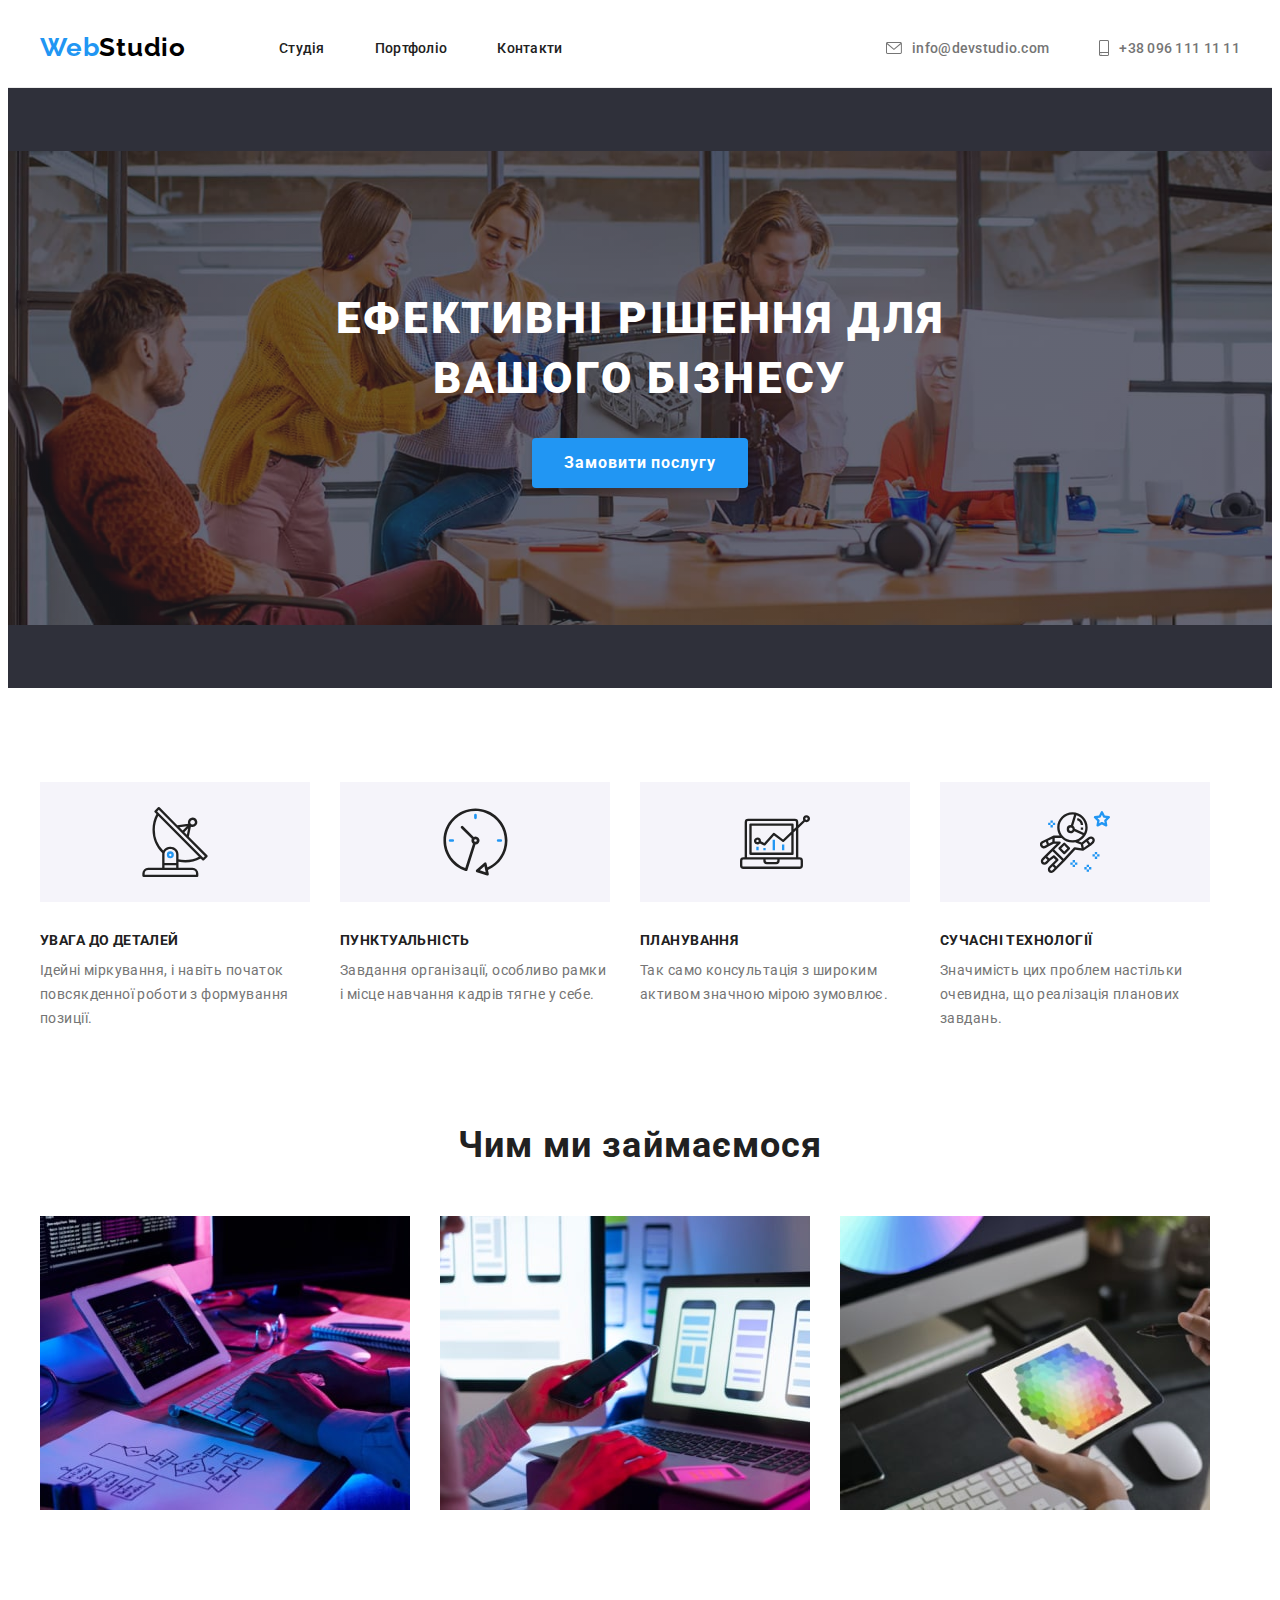
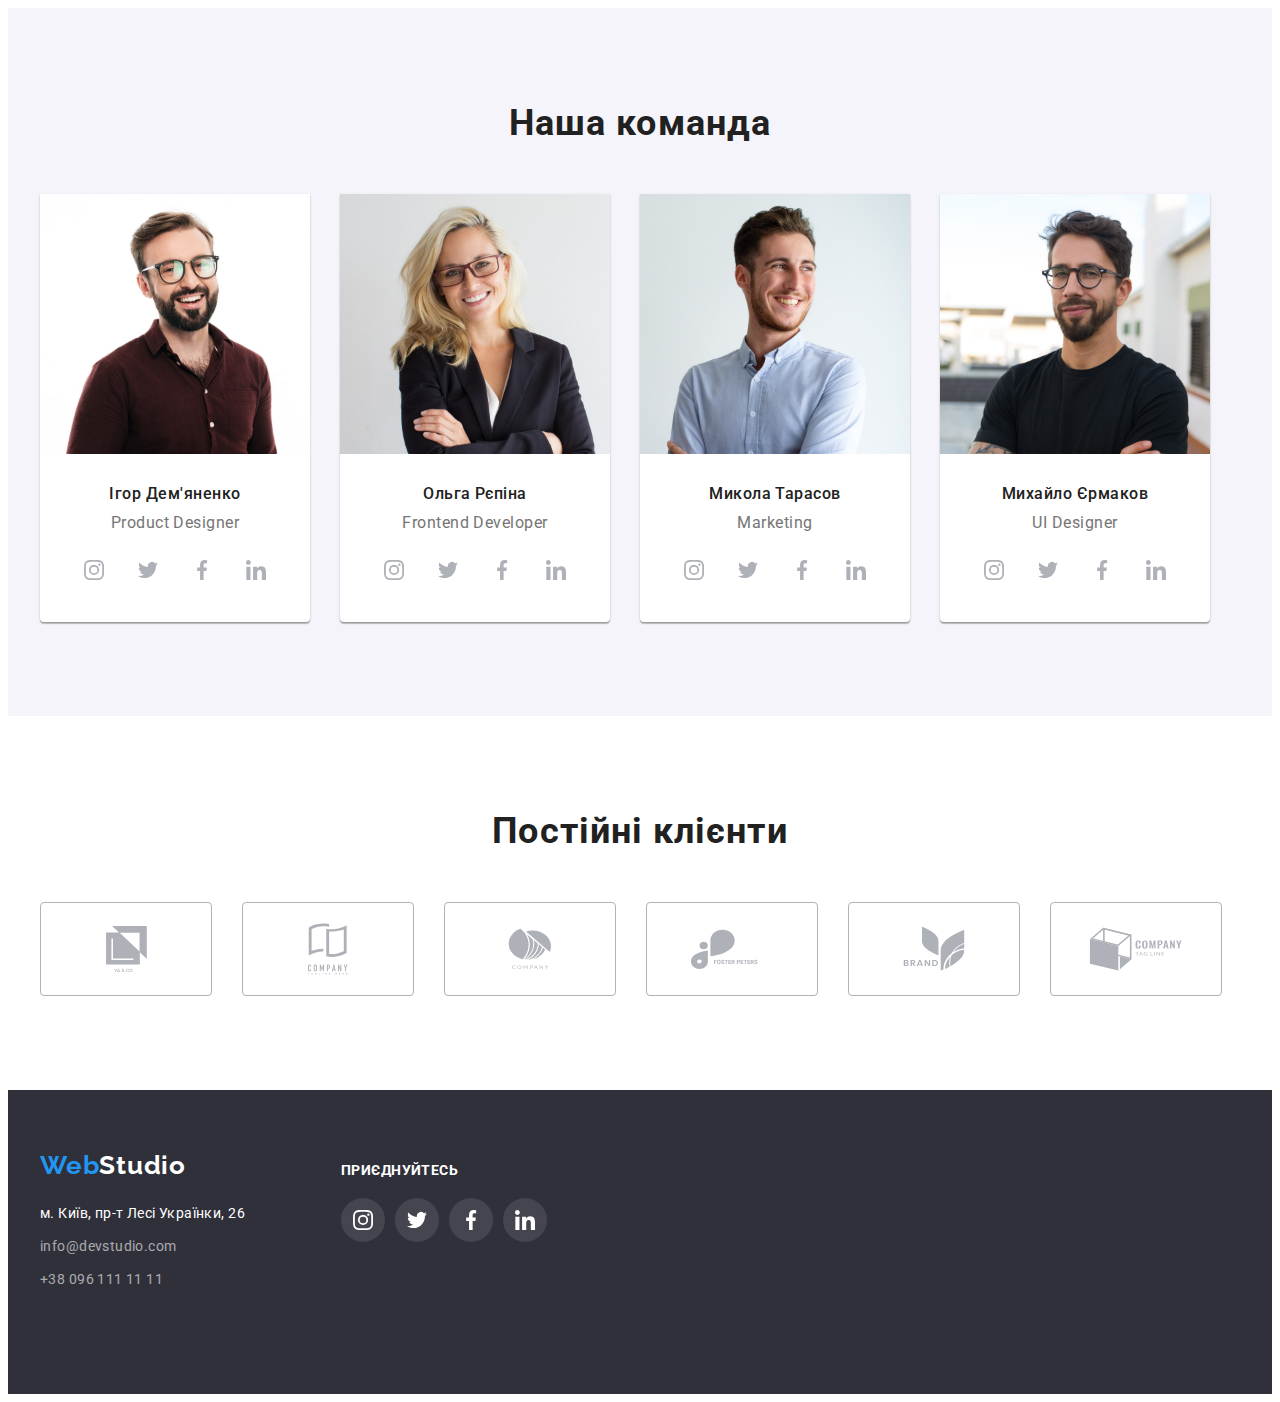
<file: index.html>
<!DOCTYPE html>
<html lang="en">
  <head>
    <meta charset="UTF-8" />
    <meta http-equiv="X-UA-Compatible" content="IE=edge" />
    <meta name="viewport" content="width=device-width, initial-scale=1.0" />
    <link
      rel="stylesheet"
      href="https://cdnjs.cloudflare.com/ajax/libs/modern-normalize/1.1.0/modern-normalize.min.css"
      integrity="sha512-wpPYUAdjBVSE4KJnH1VR1HeZfpl1ub8YT/NKx4PuQ5NmX2tKuGu6U/JRp5y+Y8XG2tV+wKQpNHVUX03MfMFn9Q=="
      crossorigin="anonymous"
      referrerpolicy="no-referrer"
    />
    <link rel="stylesheet" href="./css/style.css" />
    <title>Студія</title>
    <link rel="preconnect" href="https://fonts.googleapis.com" />
    <link rel="preconnect" href="https://fonts.gstatic.com" crossorigin />
    <link
      href="https://fonts.googleapis.com/css2?family=Raleway:wght@700&family=Roboto:wght@400;500;700;900&display=swap"
      rel="stylesheet"
    />
  </head>
  <body>
    <header class="header">
      <div class="container">
        <a href="./index.html" class="header-logo link"><span>Web</span>Studio</a>

        <nav class="header-nav">
          <ul class="header-list list">
            <li><a href="./index.html" class="header-link link">Студія</a></li>
            <li><a href="./portfolio.html" class="header-link link">Портфоліо</a></li>
            <li><a href="#" class="header-link link">Контакти</a></li>
          </ul>
        </nav>

        <ul class="header-address list">
          <li>
            <a href="mailto:info@devstudio.com" class="header-address-link link">
              <svg class="header-address-icon" width="16" height="16"><use href="./images/icons.svg#konvert"></use></svg>
              info@devstudio.com
            </a>
          </li>
          <li>
            <a href="tel:+380961111111" class="header-address-link link">
              <svg class="header-address-icon" width="10" height="16">
                <use href="./images/icons.svg#smartphone"></use>
              </svg>
              +38 096 111 11 11
            </a>
          </li>
        </ul>
      </div>
    </header>

    <main class="main">
      <section class="hero section">
        <div class="container">
          <h1 class="hero-title">
            Ефективні рішення для<br />
            вашого бізнесу
          </h1>
          <button type="button" class="hero-btn btn">Замовити послугу</button>
        </div>
      </section>

      <section class="benefits section">
        <div class="container">
          <ul class="benefits-list list">
            <li class="benefits-items">
              <div class="benefits-icon-div">
                <svg class="benefits-icon" width="70" height="70">
                  <use href="./images/icons.svg#antenna"></use>
                </svg>
              </div>
              <h3 class="benefits-title">Увага до деталей</h3>
              <p class="benefits-text">Ідейні міркування, і навіть початок повсякденної роботи з формування позиції.</p>
            </li>

            <li class="benefits-items">
              <div class="benefits-icon-div">
                <svg class="benefits-icon" width="66.96" height="70">
                  <use href="./images/icons.svg#clock"></use>
                </svg>
              </div>
              <h3 class="benefits-title">Пунктуальність</h3>
              <p class="benefits-text">Завдання організації, особливо рамки і місце навчання кадрів тягне у себе.</p>
            </li>

            <li class="benefits-items">
              <div class="benefits-icon-div">
                <svg class="benefits-icon" width="70" height="70">
                  <use href="./images/icons.svg#diagram"></use>
                </svg>
              </div>
              <h3 class="benefits-title">Планування</h3>
              <p class="benefits-text">Так само консультація з широким активом значною мірою зумовлює.</p>
            </li>

            <li class="benefits-items">
              <div class="benefits-icon-div">
                <svg class="benefits-icon" width="70" height="70">
                  <use href="./images/icons.svg#astronaut"></use>
                </svg>
              </div>
              <h3 class="benefits-title">Сучасні технології</h3>
              <p class="benefits-text">Значимість цих проблем настільки очевидна, що реалізація планових завдань.</p>
            </li>
          </ul>
        </div>
      </section>

      <section class="about section">
        <div class="container">
          <h2 class="about-title">Чим ми займаємося</h2>

          <ul class="about-list list">
            <li class="about-items">
              <img class="img" src="./images/box_1.jpg" alt="Процес написання коду" width="370" height="294" />
            </li>

            <li class="about-items">
              <img class="img" src="./images/box_2.jpg" alt="Процес розробки дизайну телефону" width="370" height="294" />
            </li>
            <li class="about-items">
              <img class="img" src="./images/box_3.jpg" alt="Процес підбору кольорів для дизайну" width="370" height="294" />
            </li>
          </ul>
        </div>
      </section>

      <section class="team section">
        <div class="container">
          <h2 class="team-title">Наша команда</h2>

          <ul class="team-list list">
            <li class="team-items">
              <img
                class="team-img"
                src="./images/img_1.jpg"
                alt="Чоловік в окулярах та бордовій сорочці"
                width="270"
                height="260"
              />
              <div class="team-desc">
                <h3 class="team-user">Ігор Дем'яненко</h3>
                <p class="team-text">Product Designer</p>
              </div>
              <ul class="team-link-list list">
                <li class="team-link-item">
                  <a href="#" class="team-link link">
                    <svg class="team-link-icon" width="20" height="20">
                      <use href="./images/icons.svg#instagram"></use>
                    </svg>
                  </a>
                </li>
                <li class="team-link-item">
                  <a href="#" class="team-link link">
                    <svg class="team-link-icon" width="20" height="20">
                      <use href="./images/icons.svg#twitter"></use>
                    </svg>
                  </a>
                </li>
                <li class="team-link-item">
                  <a href="#" class="team-link link">
                    <svg class="team-link-icon" width="20" height="20">
                      <use href="./images/icons.svg#facebook"></use>
                    </svg>
                  </a>
                </li>
                <li class="team-link-item">
                  <a href="#" class="team-link link">
                    <svg class="team-link-icon" width="20" height="20">
                      <use href="./images/icons.svg#linkedin"></use>
                    </svg>
                  </a>
                </li>
              </ul>
            </li>

            <li class="team-items">
              <img
                class="team-img"
                src="./images/img_2.jpg"
                alt="Жінка в окулярах та чорному піджаку"
                width="270"
                height="260"
              />
              <div class="team-desc">
                <h3 class="team-user">Ольга Рєпіна</h3>
                <p class="team-text">Frontend Developer</p>
              </div>
              <ul class="team-link-list list">
                <li class="team-link-item">
                  <a href="#" class="team-link link">
                    <svg class="team-link-icon" width="20" height="20">
                      <use href="./images/icons.svg#instagram"></use>
                    </svg>
                  </a>
                </li>
                <li class="team-link-item">
                  <a href="#" class="team-link link">
                    <svg class="team-link-icon" width="20" height="20">
                      <use href="./images/icons.svg#twitter"></use>
                    </svg>
                  </a>
                </li>
                <li class="team-link-item">
                  <a href="#" class="team-link link">
                    <svg class="team-link-icon" width="20" height="20">
                      <use href="./images/icons.svg#facebook"></use>
                    </svg>
                  </a>
                </li>
                <li class="team-link-item">
                  <a href="#" class="team-link link">
                    <svg class="team-link-icon" width="20" height="20">
                      <use href="./images/icons.svg#linkedin"></use>
                    </svg>
                  </a>
                </li>
              </ul>
            </li>

            <li class="team-items">
              <img class="team-img" src="./images/img_3.jpg" alt="Чоловік в сорочці кольору неба" width="270" height="260" />
              <div class="team-desc">
                <h3 class="team-user">Микола Тарасов</h3>
                <p class="team-text">Marketing</p>
              </div>
              <ul class="team-link-list list">
                <li class="team-link-item">
                  <a href="#" class="team-link link">
                    <svg class="team-link-icon" width="20" height="20">
                      <use href="./images/icons.svg#instagram"></use>
                    </svg>
                  </a>
                </li>
                <li class="team-link-item">
                  <a href="#" class="team-link link">
                    <svg class="team-link-icon" width="20" height="20">
                      <use href="./images/icons.svg#twitter"></use>
                    </svg>
                  </a>
                </li>
                <li class="team-link-item">
                  <a href="#" class="team-link link">
                    <svg class="team-link-icon" width="20" height="20">
                      <use href="./images/icons.svg#facebook"></use>
                    </svg>
                  </a>
                </li>
                <li class="team-link-item">
                  <a href="#" class="team-link link">
                    <svg class="team-link-icon" width="20" height="20">
                      <use href="./images/icons.svg#linkedin"></use>
                    </svg>
                  </a>
                </li>
              </ul>
            </li>

            <li class="team-items">
              <img class="team-img" src="./images/img_4.jpg" alt="Чоловік в чорній футболці" width="270" height="260" />
              <div class="team-desc">
                <h3 class="team-user">Михайло Єрмаков</h3>
                <p class="team-text">UI Designer</p>
              </div>
              <ul class="team-link-list list">
                <li class="team-link-item">
                  <a href="#" class="team-link link">
                    <svg class="team-link-icon" width="20" height="20">
                      <use href="./images/icons.svg#instagram"></use>
                    </svg>
                  </a>
                </li>
                <li class="team-link-item">
                  <a href="#" class="team-link link">
                    <svg class="team-link-icon" width="20" height="20">
                      <use href="./images/icons.svg#twitter"></use>
                    </svg>
                  </a>
                </li>
                <li class="team-link-item">
                  <a href="#" class="team-link link">
                    <svg class="team-link-icon" width="20" height="20">
                      <use href="./images/icons.svg#facebook"></use>
                    </svg>
                  </a>
                </li>
                <li class="team-link-item">
                  <a href="#" class="team-link link">
                    <svg class="team-link-icon" width="20" height="20">
                      <use href="./images/icons.svg#linkedin"></use>
                    </svg>
                  </a>
                </li>
              </ul>
            </li>
          </ul>
        </div>
      </section>

      <section class="client section">
        <div class="container">
          <h2 class="client-title">Постійні клієнти</h2>

          <ul class="client-list list">
            <li class="client-item">
              <a href="#" class="client-link link">
                <svg class="client-icon" width="41" height="46.7">
                  <use href="./images/icons.svg#client-1"></use>
                </svg>
              </a>
            </li>
            <li class="client-item">
              <a href="#" class="client-link link">
                <svg class="client-icon" width="40" height="52">
                  <use href="./images/icons.svg#client-2"></use>
                </svg>
              </a>
            </li>
            <li class="client-item">
              <a href="#" class="client-link link">
                <svg class="client-icon" width="43.46" height="41.18">
                  <use href="./images/icons.svg#client-3"></use>
                </svg>
              </a>
            </li>
            <li class="client-item">
              <a href="#" class="client-link link">
                <svg class="client-icon" width="84.44" height="40.62">
                  <use href="./images/icons.svg#client-4"></use>
                </svg>
              </a>
            </li>
            <li class="client-item">
              <a href="#" class="client-link link">
                <svg class="client-icon" width="62.54" height="45.43">
                  <use href="./images/icons.svg#client-5"></use>
                </svg>
              </a>
            </li>
            <li class="client-item">
              <a href="#" class="client-link link">
                <svg class="client-icon" width="93.79" height="43.93">
                  <use href="./images/icons.svg#client-6"></use>
                </svg>
              </a>
            </li>
          </ul>
        </div>
      </section>
    </main>

    <footer class="footer">
      <div class="container">
        <section class="footer-section">
          <div class="footer-address">
            <a href="./index.html" class="footer-logo link"><span>Web</span>Studio</a>

            <ul class="footer-address-list list">
              <li class="footer-address-item">
                <a
                  href="https://goo.gl/maps/K3Tcxi26pdAdYk2GA"
                  target="_blank"
                  rel="noopener noreferrer nofollow"
                  class="footer-links link"
                  >м. Київ, пр-т Лесі Українки, 26
                </a>
              </li>
              <li class="footer-address-item">
                <a href="mailto:info@devstudio.com" class="footer-links link">info@devstudio.com</a>
              </li>
              <li class="footer-address-item">
                <a href="tel:+380961111111" class="footer-links link">+38 096 111 11 11</a>
              </li>
            </ul>
          </div>
          <div class="footer-social">
            <h3 class="footer-social-title">Приєднуйтесь</h3>

            <ul class="footer-social-list list">
              <li class="footer-social-item">
                <a href="#" class="footer-social-link link">
                  <svg class="footer-social-icon" width="20" height="20">
                    <use href="./images/icons.svg#instagram"></use>
                  </svg>
                </a>
              </li>
              <li class="footer-social-item">
                <a href="#" class="footer-social-link link">
                  <svg class="footer-social-icon" width="20" height="20">
                    <use href="./images/icons.svg#twitter"></use>
                  </svg>
                </a>
              </li>
              <li class="footer-social-item">
                <a href="#" class="footer-social-link">
                  <svg class="footer-social-icon" width="20" height="20">
                    <use href="./images/icons.svg#facebook"></use>
                  </svg>
                </a>
              </li>
              <li class="footer-social-item">
                <a href="#" class="footer-social-link">
                  <svg class="footer-social-icon" width="20" height="20">
                    <use href="./images/icons.svg#linkedin"></use>
                  </svg>
                </a>
              </li>
            </ul>
          </div>
        </section>
      </div>
    </footer>
  </body>
</html>
</file>
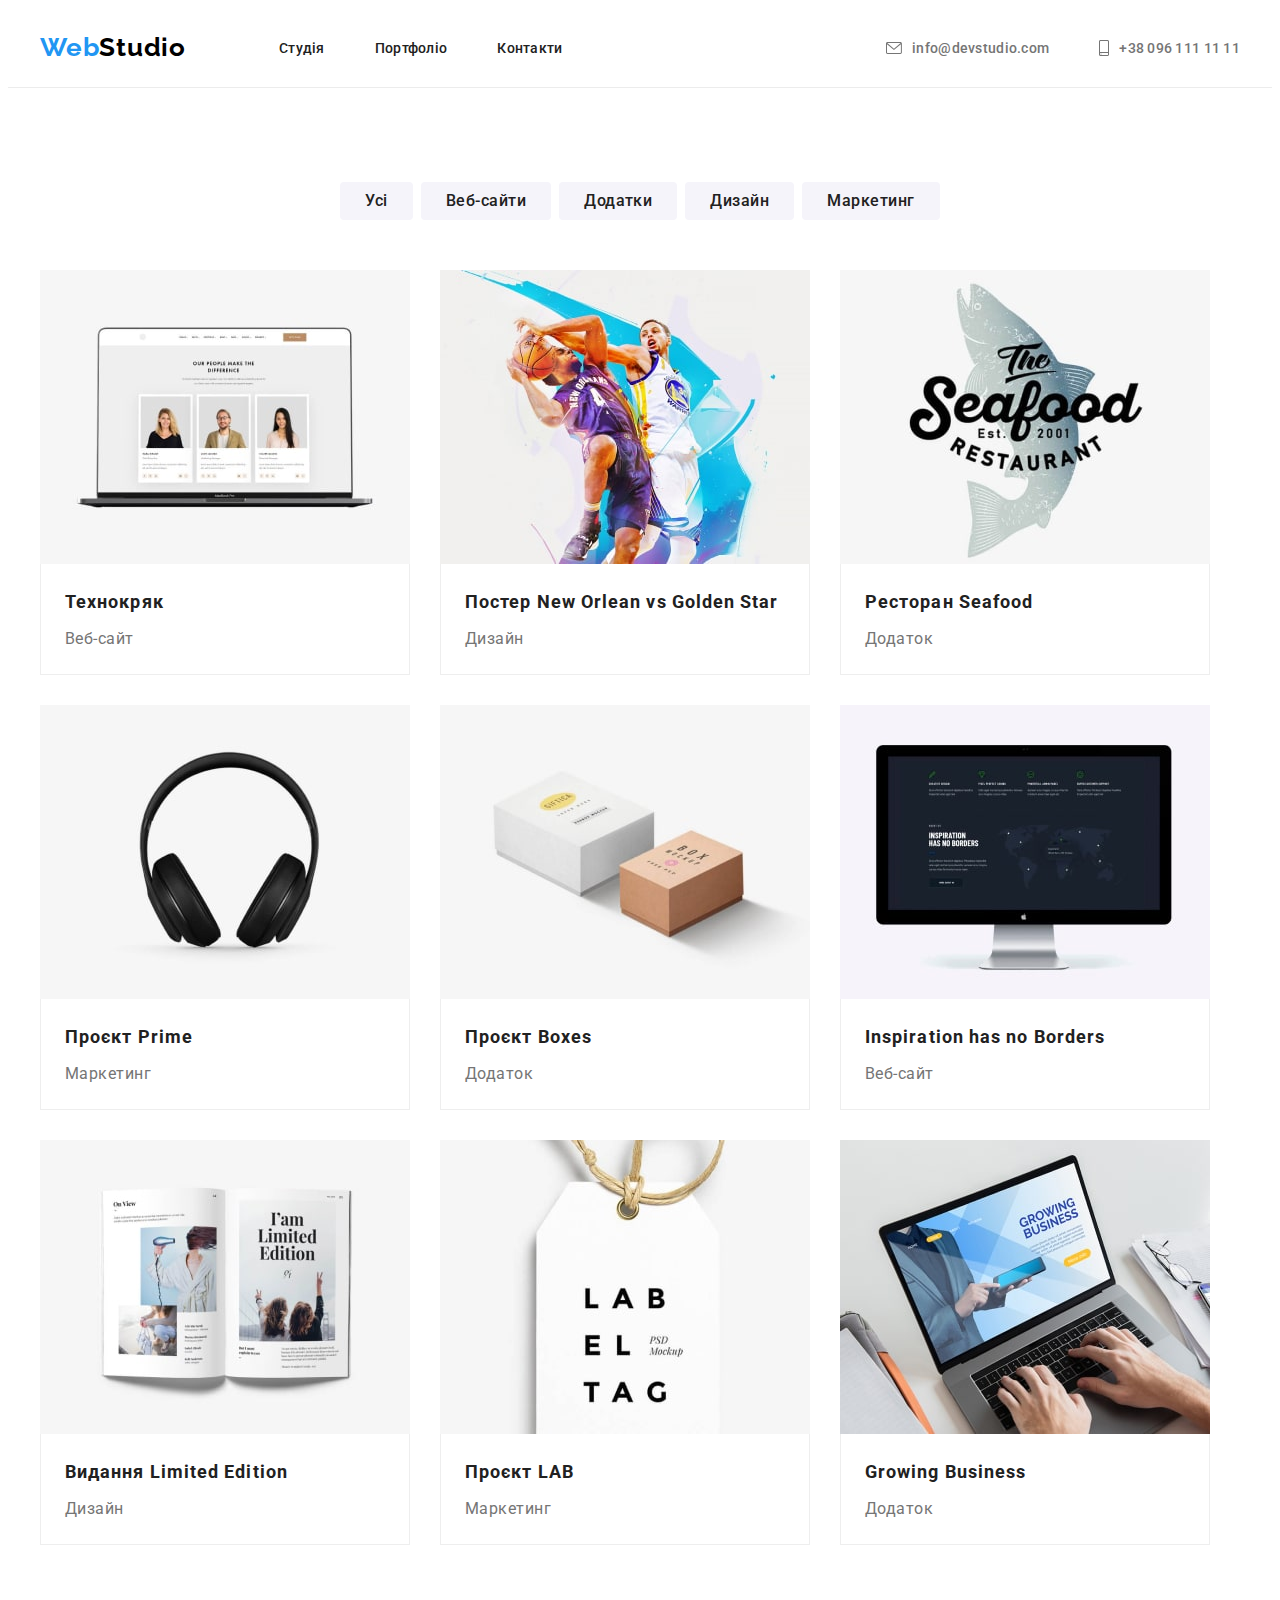
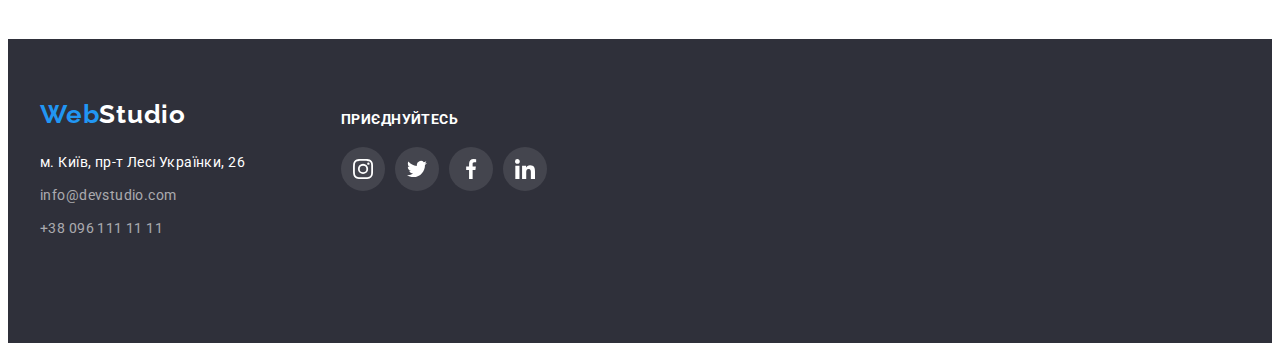
<file: portfolio.html>
<!DOCTYPE html>
<html lang="en">
  <head>
    <meta charset="UTF-8" />
    <meta http-equiv="X-UA-Compatible" content="IE=edge" />
    <meta name="viewport" content="width=device-width, initial-scale=1.0" />
    <link
      rel="stylesheet"
      href="https://cdnjs.cloudflare.com/ajax/libs/modern-normalize/1.1.0/modern-normalize.min.css"
      integrity="sha512-wpPYUAdjBVSE4KJnH1VR1HeZfpl1ub8YT/NKx4PuQ5NmX2tKuGu6U/JRp5y+Y8XG2tV+wKQpNHVUX03MfMFn9Q=="
      crossorigin="anonymous"
      referrerpolicy="no-referrer"
    />
    <link rel="stylesheet" href="./css/style.css" />
    <title>Портфоліо</title>
    <link rel="preconnect" href="https://fonts.googleapis.com" />
    <link rel="preconnect" href="https://fonts.gstatic.com" crossorigin />
    <link
      href="https://fonts.googleapis.com/css2?family=Raleway:wght@700&family=Roboto:wght@400;500;700;900&display=swap"
      rel="stylesheet"
    />
  </head>

  <body>
    <header class="header">
      <div class="container">
        <a href="./index.html" class="header-logo link"><span>Web</span>Studio</a>

        <nav class="header-nav">
          <ul class="header-list list">
            <li><a href="./index.html" class="header-link link">Студія</a></li>
            <li><a href="./portfolio.html" class="header-link link">Портфоліо</a></li>
            <li><a href="#" class="header-link link">Контакти</a></li>
          </ul>
        </nav>

        <ul class="header-address list">
          <li>
            <a href="mailto:info@devstudio.com" class="header-address-link link">
              <svg class="header-address-icon" width="16" height="16"><use href="./images/icons.svg#konvert"></use></svg>
              info@devstudio.com
            </a>
          </li>
          <li>
            <a href="tel:+380961111111" class="header-address-link link">
              <svg class="header-address-icon" width="10" height="16">
                <use href="./images/icons.svg#smartphone"></use>
              </svg>
              +38 096 111 11 11
            </a>
          </li>
        </ul>
      </div>
    </header>

    <main>
      <section class="features section">
        <div class="container">
          <ul class="features-list-btn list">
            <li class="features-btn-item"><button type="button" class="features-btn btn">Усі</button></li>

            <li class="features-btn-item"><button type="button" class="features-btn btn">Веб-сайти</button></li>

            <li class="features-btn-item"><button type="button" class="features-btn btn">Додатки</button></li>

            <li class="features-btn-item"><button type="button" class="features-btn btn">Дизайн</button></li>

            <li class="features-btn-item"><button type="button" class="features-btn btn">Маркетинг</button></li>
          </ul>

          <ul class="features-list list">
            <li class="features-items">
              <a href="#" class="features-link link">
                <img class="features-img" src="./images/portfolio_img_1.jpg" alt="Ноутбук з веб-сайтом" />
                <div class="features-desc">
                  <h3 class="features-title">Технокряк</h3>
                  <p class="features-text">Веб-сайт</p>
                </div>
              </a>
            </li>

            <li class="features-items">
              <a href="#" class="features-link link">
                <img class="features-img" src="./images/portfolio_img_2.jpg" alt="Два баскетболіста змагаються за м'яч" />
                <div class="features-desc">
                  <h3 class="features-title">Постер New Orlean vs Golden Star</h3>
                  <p class="features-text">Дизайн</p>
                </div>
              </a>
            </li>

            <li class="features-items">
              <a href="#" class="features-link link">
                <img class="features-img" src="./images/portfolio_img_3.jpg" alt="Лого ресторану Seafood" />
                <div class="features-desc">
                  <h3 class="features-title">Ресторан Seafood</h3>
                  <p class="features-text">Додаток</p>
                </div>
              </a>
            </li>

            <li class="features-items">
              <a href="#" class="features-link link">
                <img class="features-img" src="./images/portfolio_img_4.jpg" alt="Навушники" />
                <div class="features-desc">
                  <h3 class="features-title">Проєкт Prime</h3>
                  <p class="features-text">Маркетинг</p>
                </div>
              </a>
            </li>

            <li class="features-items">
              <a href="#" class="features-link link">
                <img class="features-img" src="./images/portfolio_img_5.jpg" alt="Біла та бєжева коробочки" />
                <div class="features-desc">
                  <h3 class="features-title">Проєкт Boxes</h3>
                  <p class="features-text">Додаток</p>
                </div>
              </a>
            </li>

            <li class="features-items">
              <a href="#" class="features-link link">
                <img class="features-img" src="./images/portfolio_img_6.jpg" alt="Монітор з веб-сайтом" />
                <div class="features-desc">
                  <h3 class="features-title">Inspiration has no Borders</h3>
                  <p class="features-text">Веб-сайт</p>
                </div>
              </a>
            </li>

            <li class="features-items">
              <a href="#" class="features-link link">
                <img
                  class="features-img"
                  src="./images/portfolio_img_7.jpg"
                  alt="Журнал із заголовком 'I'm Limited Edition'"
                />
                <div class="features-desc">
                  <h3 class="features-title">Видання Limited Edition</h3>
                  <p class="features-text">Дизайн</p>
                </div>
              </a>
            </li>

            <li class="features-items">
              <a href="#" class="features-link link">
                <img class="features-img" src="./images/portfolio_img_8.jpg" alt="Бірка з надписом LAB EL TAG" />
                <div class="features-desc">
                  <h3 class="features-title">Проєкт LAB</h3>
                  <p class="features-text">Маркетинг</p>
                </div>
              </a>
            </li>

            <li class="features-items">
              <a href="#" class="features-link link">
                <img class="features-img" src="./images/portfolio_img_9.jpg" alt="Процес роботи за ноутбуком" />
                <div class="features-desc">
                  <h3 class="features-title">Growing Business</h3>
                  <p class="features-text">Додаток</p>
                </div>
              </a>
            </li>
          </ul>
        </div>
      </section>
    </main>

    <footer class="footer">
      <div class="container">
        <section class="footer-section">
          <div class="footer-address">
            <a href="#" class="footer-logo link"><span>Web</span>Studio</a>

            <ul class="footer-address-list list">
              <li class="footer-address-item">
                <a
                  href="https://goo.gl/maps/K3Tcxi26pdAdYk2GA"
                  target="_blank"
                  rel="noopener noreferrer nofollow"
                  class="footer-links link"
                  >м. Київ, пр-т Лесі Українки, 26
                </a>
              </li>
              <li class="footer-address-item">
                <a href="mailto:info@devstudio.com" class="footer-links link">info@devstudio.com</a>
              </li>
              <li class="footer-address-item">
                <a href="tel:+380961111111" class="footer-links link">+38 096 111 11 11</a>
              </li>
            </ul>
          </div>
          <div class="footer-social">
            <h3 class="footer-social-title">Приєднуйтесь</h3>

            <ul class="footer-social-list list">
              <li class="footer-social-item">
                <a href="#" class="footer-social-link link">
                  <svg class="footer-social-icon" width="20" height="20">
                    <use href="./images/icons.svg#instagram"></use>
                  </svg>
                </a>
              </li>
              <li class="footer-social-item">
                <a href="#" class="footer-social-link link">
                  <svg class="footer-social-icon" width="20" height="20">
                    <use href="./images/icons.svg#twitter"></use>
                  </svg>
                </a>
              </li>
              <li class="footer-social-item">
                <a href="#" class="footer-social-link">
                  <svg class="footer-social-icon" width="20" height="20">
                    <use href="./images/icons.svg#facebook"></use>
                  </svg>
                </a>
              </li>
              <li class="footer-social-item">
                <a href="#" class="footer-social-link">
                  <svg class="footer-social-icon" width="20" height="20">
                    <use href="./images/icons.svg#linkedin"></use>
                  </svg>
                </a>
              </li>
            </ul>
          </div>
        </section>
      </div>
    </footer>
  </body>
</html>
</file>
<file: css/style.css>
:root {
  --primary-color: #212121;
  --secondary-color: #ffffff;
  --tertiary-color: #757575;
  --quaternary-color: #eeeeee;
  --accent-color: #2196f3;
}

body {
  font-family: "Roboto", "Raleway", sans-serif;
  background-color: #ffffff;
  color: var(--primary-color);
}

h1,
h2,
h3,
h4,
h5,
h6,
p,
ul {
  margin: 0;
  padding: 0;
}

.link {
  text-decoration: none;
}

.list {
  list-style-type: none;
}

.btn {
  font-family: inherit;
  font-style: normal;
}

.container {
  width: 1200px;
  margin: 0 auto;
  padding: 0 15px;
}

.section {
  padding: 94px 0;
}

/*! HEADER HEADER HEADER */
.header {
  background-color: #ffffff;
  border-bottom: 1px solid #ececec;
  padding: 24px 0;
}

.header .container {
  display: flex;
  align-items: center;
}

.header-logo {
  font-family: "Raleway", "Roboto", sans-serif;
  font-weight: 700;
  font-size: 26px;
  line-height: calc(31 / 26);
  letter-spacing: 0.03em;
  color: #000000;
  margin-right: 93px;
}

.header-logo span {
  color: var(--accent-color);
}

.header-nav {
  margin-right: auto;
}

.header-list {
  display: flex;
}

.header-link {
  font-weight: 500;
  font-size: 14px;
  line-height: calc(16 / 14);
  letter-spacing: 0.02em;
  color: var(--primary-color);
  margin-right: 50px;
  padding: 5px 0 5px 0;
}

.header-link:hover,
.header-link:focus {
  color: var(--accent-color);
}

.header-address {
  display: flex;
}

.header-address-link {
  display: inline-flex;
  font-weight: 500;
  font-size: 14px;
  line-height: calc(16 / 14);
  letter-spacing: 0.02em;
  color: var(--tertiary-color);
  margin-left: 50px;
  padding: 5px 0 5px 0;
}

.header-address-link:hover,
.header-address-link:focus {
  color: var(--accent-color);
}

.header-address-icon {
  fill: currentColor;
  margin-right: 10px;
}

/*! MAIN MAIN MAIN */
/* .main {} */

/*! HERO HERO HERO */
.hero {
  background-color: #2f303a;
  padding: 200px 0;
  background-image: linear-gradient(rgba(47, 48, 58, 0.4), rgba(47, 48, 58, 0.4)), url(../images/hero-bg.jpg);
  background-size: contain;
  background-repeat: no-repeat;
  background-position: center;
  /* max-width: 1600px; */
  margin: 0 auto;
}

.hero-title {
  font-weight: 900;
  font-size: 44px;
  line-height: calc(60 / 44);
  text-align: center;
  letter-spacing: 0.06em;
  text-transform: uppercase;
  color: var(--secondary-color);
}

.hero-btn {
  font-weight: 700;
  font-size: 16px;
  line-height: calc(30 / 16);
  letter-spacing: 0.06em;
  color: var(--secondary-color);
  background: var(--accent-color);
  box-shadow: 0px 4px 4px rgba(0, 0, 0, 0.15);
  border: none;
  border-radius: 4px;
  cursor: pointer;
  padding: 10px 32px;
  display: block;
  margin: 30px auto 0 auto;
}

.hero-btn:hover,
.hero-btn:focus {
  background: #188ce8;
}

/*! BENEFITS BENEFITS BENEFITS */
.benefits {
  padding: 94px 0;
}

.benefits-list {
  width: 1170px;
  display: flex;
}

.benefits-items {
  width: 270px;
  min-height: 98px;
}

.benefits-items:nth-child(-n + 3) {
  margin-right: 30px;
}

.benefits-icon-div {
  width: 270px;
  min-height: 120px;
  display: flex;
  justify-content: center;
  align-items: center;
  margin-bottom: 30px;
  background-color: #f5f4fa;
}

.benefits-title {
  font-size: 14px;
  line-height: calc(16 / 14);
  letter-spacing: 0.03em;
  text-transform: uppercase;
  color: var(--primary-color);
  margin-bottom: 10px;
}

.benefits-text {
  font-size: 14px;
  line-height: calc(24 / 14);
  letter-spacing: 0.03em;
  color: var(--tertiary-color);
}

.benefits-img {
  display: block;
}

/*! ABOUT ABOUT ABOUT*/
.about {
  padding: 0 0 94px 0;
}

.about-title {
  font-size: 36px;
  line-height: calc(42 / 36);
  text-align: center;
  letter-spacing: 0.03em;
  color: var(--primary-color);
  margin-bottom: 50px;
}

.about-list {
  display: flex;
}

.about-items:nth-child(-n + 2) {
  margin-right: 30px;
}

/*! TEAM TEAM TEAM */
.team {
  background-color: #f5f4fa;
}

.team-title {
  font-size: 36px;
  line-height: calc(42 / 36);
  text-align: center;
  letter-spacing: 0.03em;
  color: var(--primary-color);
  margin-bottom: 50px;
}

.team-list {
  width: 1170px;
  min-height: 368px;
  display: flex;
}

.team-items {
  background-color: #ffffff;
  width: 270px;
  min-height: 368px;
  box-shadow: 0px 1px 3px rgba(0, 0, 0, 0.12), 0px 1px 1px rgba(0, 0, 0, 0.14), 0px 2px 1px rgba(0, 0, 0, 0.2);
  border-radius: 0px 0px 4px 4px;
  padding-bottom: 30px;
}

.team-items:nth-child(-n + 3) {
  margin-right: 30px;
}

.team-img {
  display: block;
}

.team-desc {
  padding-top: 30px;
}

.team-user {
  font-weight: 500;
  font-size: 16px;
  line-height: calc(19 / 16);
  text-align: center;
  letter-spacing: 0.03em;
  color: var(--primary-color);
  margin-bottom: 10px;
}

.team-text {
  font-size: 16px;
  line-height: calc(19 / 16);
  text-align: center;
  letter-spacing: 0.03em;
  color: var(--tertiary-color);
  margin-bottom: 16px;
}

.team-link-list {
  width: 100%;
  padding: 0 32px;
  display: flex;
}

.team-link-item:not(:last-child) {
  margin-right: 10px;
}

.team-link {
  display: inline-flex;
  width: 44px;
  height: 44px;
  background-color: var(--secondary-color);
  border-radius: 50%;
  justify-content: center;
  align-items: center;
  color: #afb1b8;
}

.team-link:hover,
.team-link:focus {
  background-color: var(--accent-color);
  color: #fff;
}

.team-link-icon {
  fill: currentColor;
}

/*! CLIENT CLIENT CLIENT */
.client-title {
  font-size: 36px;
  line-height: calc(42 / 36);
  text-align: center;
  letter-spacing: 0.03em;
  color: var(--primary-color);
  margin-bottom: 50px;
}

.client-list {
  width: 1170px;
  min-height: 92px;
  display: flex;
}

.client-item:not(:last-child) {
  margin-right: 30px;
}

.client-link {
  display: inline-flex;
  justify-content: center;
  align-items: center;
  width: 170px;
  height: 92px;
  border: 1px solid #afb1b8;
  border-radius: 4px;
  color: #afb1b8;
}

.client-link:hover,
.client-link:focus {
  border: 1px solid var(--accent-color);
  color: var(--accent-color);
}

.client-icon {
  fill: currentColor;
}

/*! FOOTER FOOTER FOOTER */
.footer {
  background-color: #2f303a;
  padding: 60px 0;
  max-height: 252px;
}

.footer-section {
  display: flex;
}

.footer-address {
  margin-right: 70px;
}

.footer-logo {
  font-family: "Raleway", "Roboto", sans-serif;
  font-weight: 700;
  font-size: 26px;
  line-height: calc(31 / 26);
  letter-spacing: 0.03em;
  color: #ffffff;
}

.footer-logo span {
  color: var(--accent-color);
}

.footer-address-list {
  width: 231px;
  min-height: 81px;
  margin-top: 20px;
  display: block;
}

.footer-links {
  font-size: 14px;
  line-height: calc(24 / 14);
  letter-spacing: 0.03em;
  font-style: normal;
  color: #ffffff;
  display: block;
}

.footer-address-item:not(:last-child) {
  margin-bottom: 9px;
}

.footer-address-item:not(:first-child) .footer-links {
  color: rgba(255, 255, 255, 0.6);
}

.footer-address-item:hover .footer-links,
.footer-address-item:focus .footer-links {
  color: var(--accent-color);
}

.footer-social {
  width: 206px;
  height: 132px;
  padding: 12px 0 40px 0;
}

.footer-social-title {
  font-size: 14px;
  line-height: calc(16 / 14);
  letter-spacing: 0.03em;
  text-transform: uppercase;
  color: var(--secondary-color);
  margin-bottom: 20px;
}

.footer-social-list {
  width: 100%;
  padding: 0;
  display: flex;
}

.footer-social-item:not(:last-child) {
  margin-right: 10px;
}

.footer-social-link {
  display: inline-flex;
  width: 44px;
  height: 44px;
  background-color: rgba(255, 255, 255, 0.1);
  border-radius: 50%;
  justify-content: center;
  align-items: center;
  color: #fff;
}

.footer-social-link:hover,
.footer-social-link:focus {
  background-color: var(--accent-color);
}

.footer-social-icon {
  fill: currentColor;
}

/* !! PORTFOLIO PORTFOLIO PORTFOLIO PORTFOLIO PORTFOLIO !! */
/* .features {} */

.features-list-btn {
  display: flex;
  justify-content: center;
  margin-bottom: 50px;
}

.features-btn-item:nth-child(-n + 4) {
  margin-right: 8px;
}

.features-btn {
  cursor: pointer;
  font-weight: 500;
  font-size: 16px;
  line-height: calc(26 / 16);
  text-align: center;
  letter-spacing: 0.03em;
  color: var(--primary-color);
  background: #f5f4fa;
  border-radius: 4px;
  border: 0;
  padding: 6px 22px;
}

.features-btn:first-child {
  padding: 6px 25px;
}

.features-btn:hover,
.features-btn:focus {
  color: var(--secondary-color);
  background: var(--accent-color);
  box-shadow: 0px 3px 1px rgba(0, 0, 0, 0.1), 0px 1px 2px rgba(0, 0, 0, 0.08), 0px 2px 2px rgba(0, 0, 0, 0.12);
  border-radius: 4px;
}

.features-list {
  display: flex;
  flex-wrap: wrap;
  gap: 30px;
}

.features-items {
  background: #ffffff;
  width: 370px;
  min-height: 404px;
}

.features-items:hover,
.features-items:focus {
  box-shadow: 0px 1px 1px rgba(0, 0, 0, 0.12), 0px 4px 4px rgba(0, 0, 0, 0.06), 1px 4px 6px rgba(0, 0, 0, 0.16);
}

.features-img {
  display: block;
}

.features-desc {
  padding: 20px 24px;
  border: 1px solid #eeeeee;
  border-top: none;
}

.features-title {
  font-size: 18px;
  line-height: calc(36 / 18);
  letter-spacing: 0.06em;
  color: var(--primary-color);
  margin-bottom: 4px;
}

.features-text {
  font-size: 16px;
  line-height: calc(30 / 16);
  letter-spacing: 0.03em;
  color: var(--tertiary-color);
}
</file>
